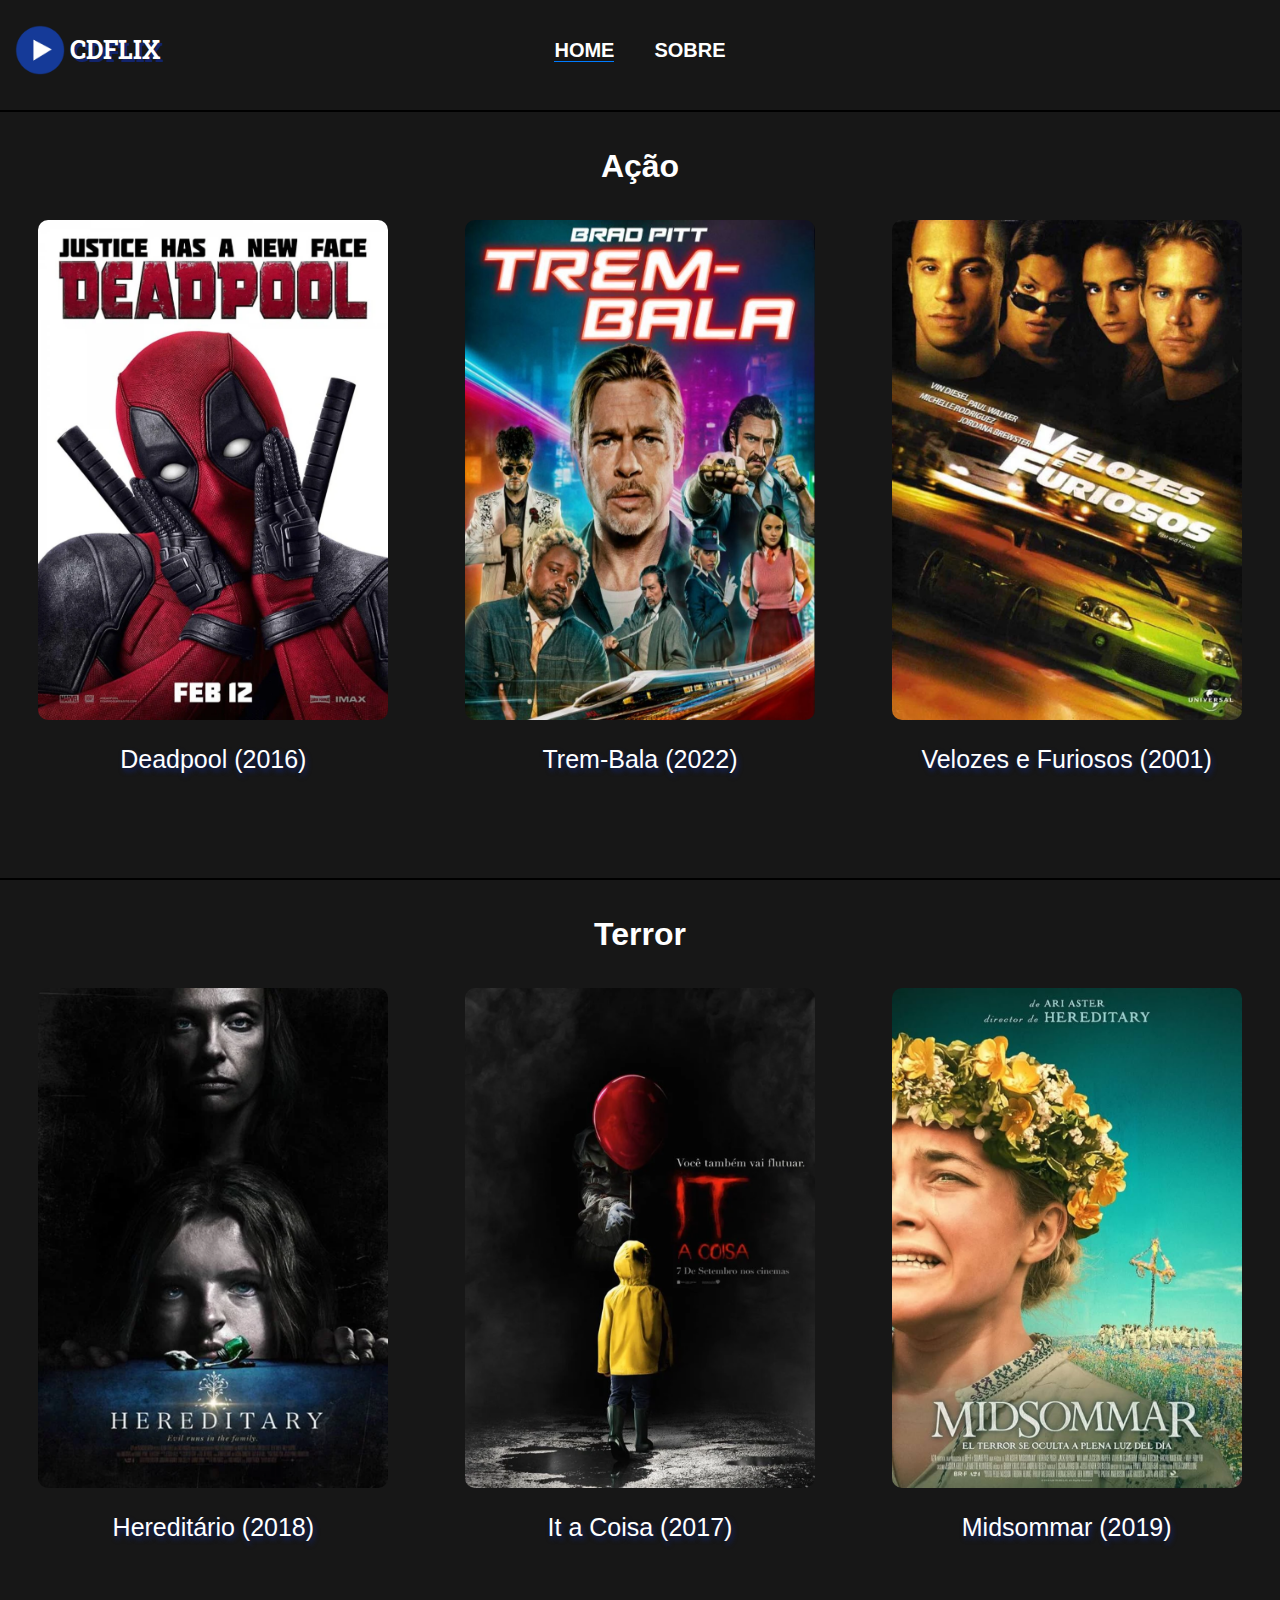
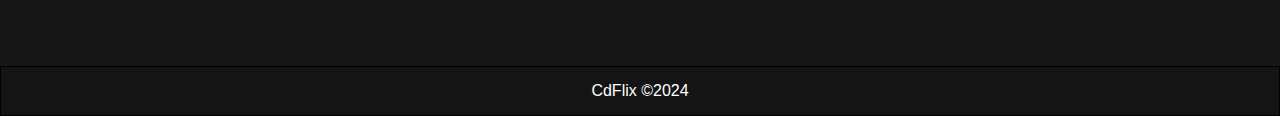
<file: index.html>
<!DOCTYPE html>
<html lang="pt-br">
    <head>
        <meta charset="UTF-8">
        <title>Menu</title>
        <link rel="icon" href="img/logo.png" type="image/x-icon"/>
        <link rel="stylesheet" href="css/style.css">
    </head>

    <body>
        <header>
            <div class="div_logo">
                <img class="logo" src="img/logo.png">
                <h1 class="titulo">CDFLIX</h1>
            </div>
            
            <nav class="menu">
                <ul>
                    <li>
                        <a class="selecionado" href="index.html">HOME</a>
                    </li>

                    <li>
                        <a href="sobre_devs/sobre_devs.html">SOBRE</a>
                    </li>
                </ul>
            </nav>
        </header>

        <hr>

        <h1 class="titulo-categ">Ação</h1>
        <div class="divfilmesacao">
            <div class="filmesdiv">
                <a href="generos/acao/deadpool.html"><img class="filmescover" src="img/big-poster-do-filme-deadpool-tamanho-90x-0-cm-loot-op-011-geek.png"></a>
                <p>Deadpool (2016)</p>
            </div>
            <div class="filmesdiv">
                <a href="generos/acao/trem-bala.html"><img class="filmescover" src="img/TREM_BALA_HE.jpeg"></a>
                <p>Trem-Bala (2022)</p>
            </div>
            <div class="filmesdiv">
                <a href="generos/acao/velozes-furiosos.html"><img class="filmescover" src="img/Velozes_e_Furiosos_-_Capa.png"></a>
                <p>Velozes e Furiosos (2001)</p>
            </div>
        </div>

        <hr>

        <h1 class="titulo-categ">Terror</h1>
        <div class="divfilmesterror">

            <div class="filmesdiv">   
                <a href="generos/terror/hereditario.html"><img class="filmescover" src="img/hereditario.png"></a>
                <p>Hereditário (2018)</p>
            </div>    
            <div class="filmesdiv">
                <a href="generos/terror/it-a-coisa.html"><img class="filmescover" src="img/itacoisa.png"></a>
                <p>It a Coisa (2017)</p>
            </div>    
            <div class="filmesdiv">
                <a href="generos/terror/midsommar.html"><img class="filmescover" src="img/midsommar.png"></a>
                <p>Midsommar (2019)</p>
            </div>
        </div>

        <footer class="rodape">
            <p>CdFlix ©2024</p>
        </footer>
    
    </body>
</html>
</file>
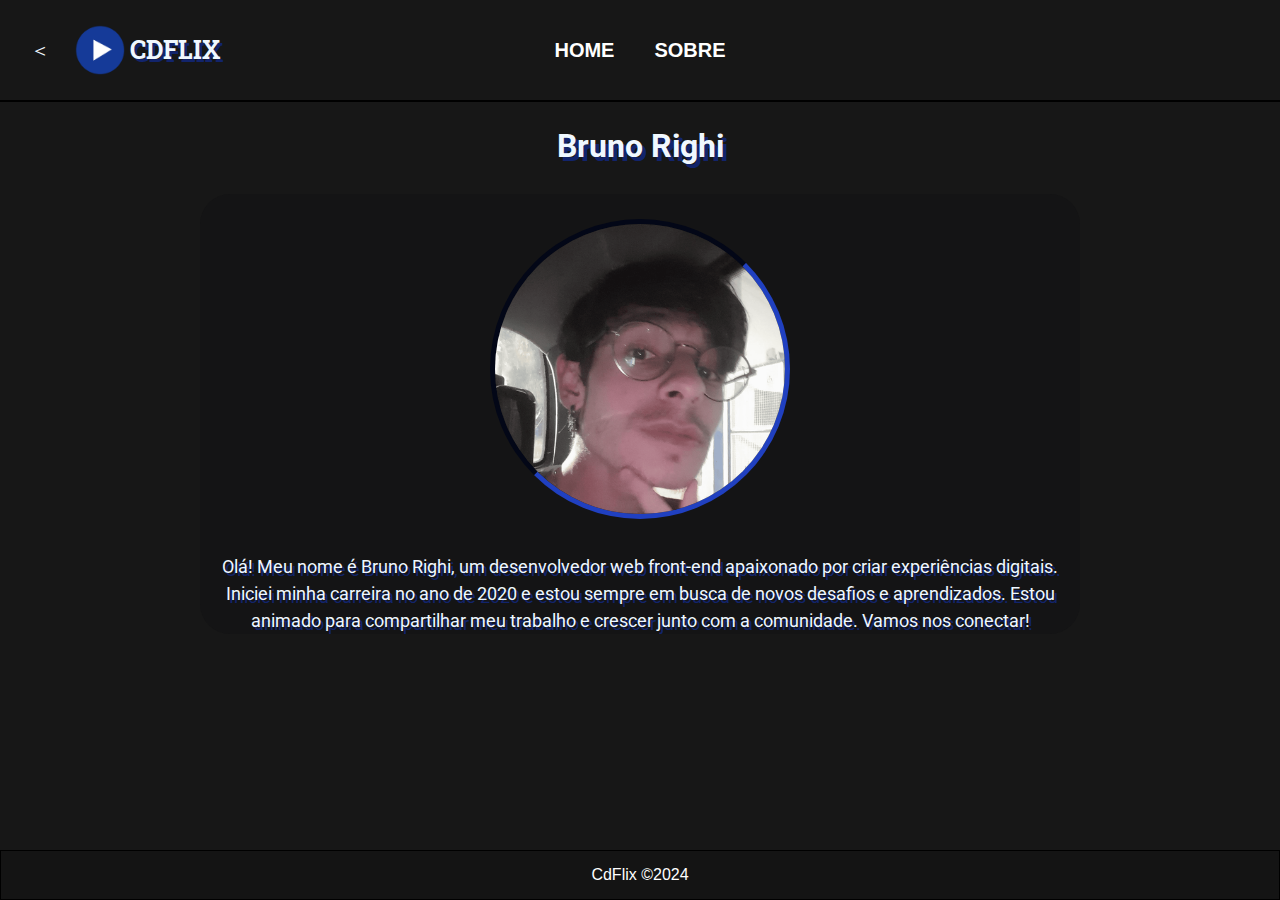
<file: sobre_devs/bruno.html>
<!DOCTYPE html>
<html lang="pt-br">

<head>
    <meta charset="UTF-8">
    <title>Sobre nós | Bruno</title>
    <link rel="icon" href="../img/logo.png" type="image/x-icon"/>
    <link rel="stylesheet" href="../css/sobre_bruno.css">
</head>

<body>
    <header>
        <div class="divbotao">
            <a href="sobre_devs.html"><button class="botao-voltar">＜</button></a>
        </div>
        
        <div class="div_logo">
            <img class="logo" src="../img/logo.png">
            <h1 class="titulo">CDFLIX</h1>
        </div>

        <nav class="menu">
            <ul>
                <li>
                    <a href="../index.html">HOME</a>
                </li>

                <li>
                    <a class="selecionado"  href="sobre_devs.html">SOBRE</a>
                </li>
            </ul>
        </nav>
    </header>

    <hr>
    <h1>Bruno Righi</h1><br>
    <div class="divbruno">
        <img src="../img/bruno.png" class="img-bruno"><br><br>
        Olá! Meu nome é Bruno Righi, um desenvolvedor web front-end apaixonado
        por criar experiências digitais. Iniciei
        minha carreira no ano de 2020 e estou sempre em busca
        de novos desafios e aprendizados. Estou animado para compartilhar
        meu trabalho e crescer junto com a comunidade. Vamos nos conectar!
    </div>

    <footer class="rodape">
        <p>CdFlix ©2024</p>
    </footer>

</body>

</html>
</file>
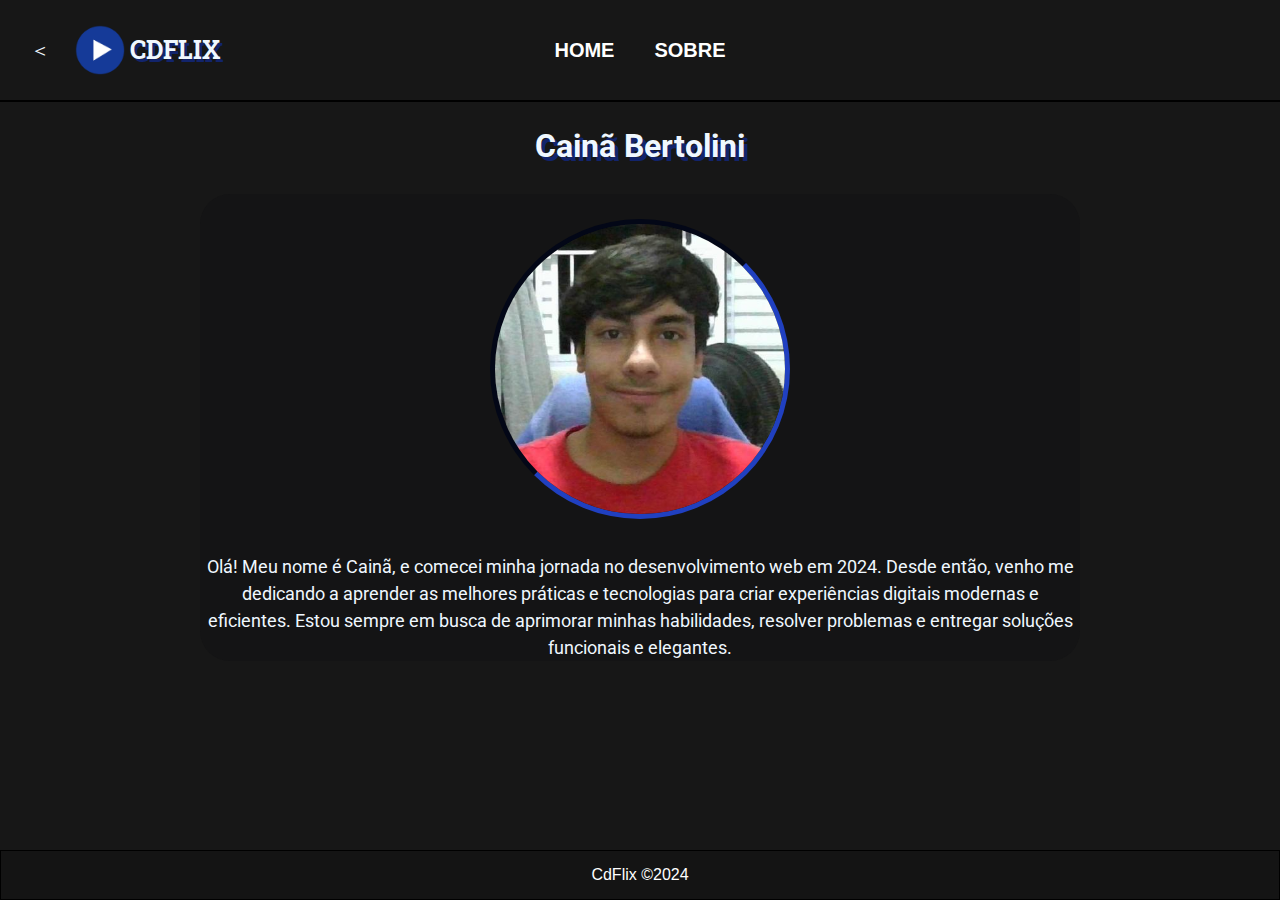
<file: sobre_devs/cainan.html>
<!DOCTYPE html>
<html lang="pt-br">

<head>
    <meta charset="UTF-8">
    <title>Sobre nós | Cainã</title>
    <link rel="icon" href="../img/logo.png" type="image/x-icon" />
    <link rel="stylesheet" href="../css/sobre_cainan.css">
</head>

<body>
    <header>
        <div class="divbotao">
            <a href="sobre_devs.html"><button class="botao-voltar">＜</button></a>
        </div>
        
        <div class="div_logo">
            <img class="logo" src="../img/logo.png">
            <h1 class="titulo">CDFLIX</h1>
        </div>

        <nav class="menu">
            <ul>
                <li>
                    <a href="../index.html">HOME</a>
                </li>

                <li>
                    <a class="selecionado"  href="sobre_devs.html">SOBRE</a>
                </li>
            </ul>
        </nav>
    </header>

    <hr>
    <h1>Cainã Bertolini</h1><br>
    <div class="divcainan">
        <img src="../img/cainan.png" class="img-cainan"><br><br>
        Olá! Meu nome é Cainã, e comecei minha jornada no desenvolvimento web em 2024. Desde então, venho me dedicando a aprender as melhores práticas e tecnologias para criar experiências digitais modernas e eficientes. Estou sempre em busca de aprimorar minhas habilidades, resolver problemas e entregar soluções funcionais e elegantes.
    </div>

    <footer class="rodape">
        <p>CdFlix ©2024</p>
    </footer>

</body>

</html>
</file>
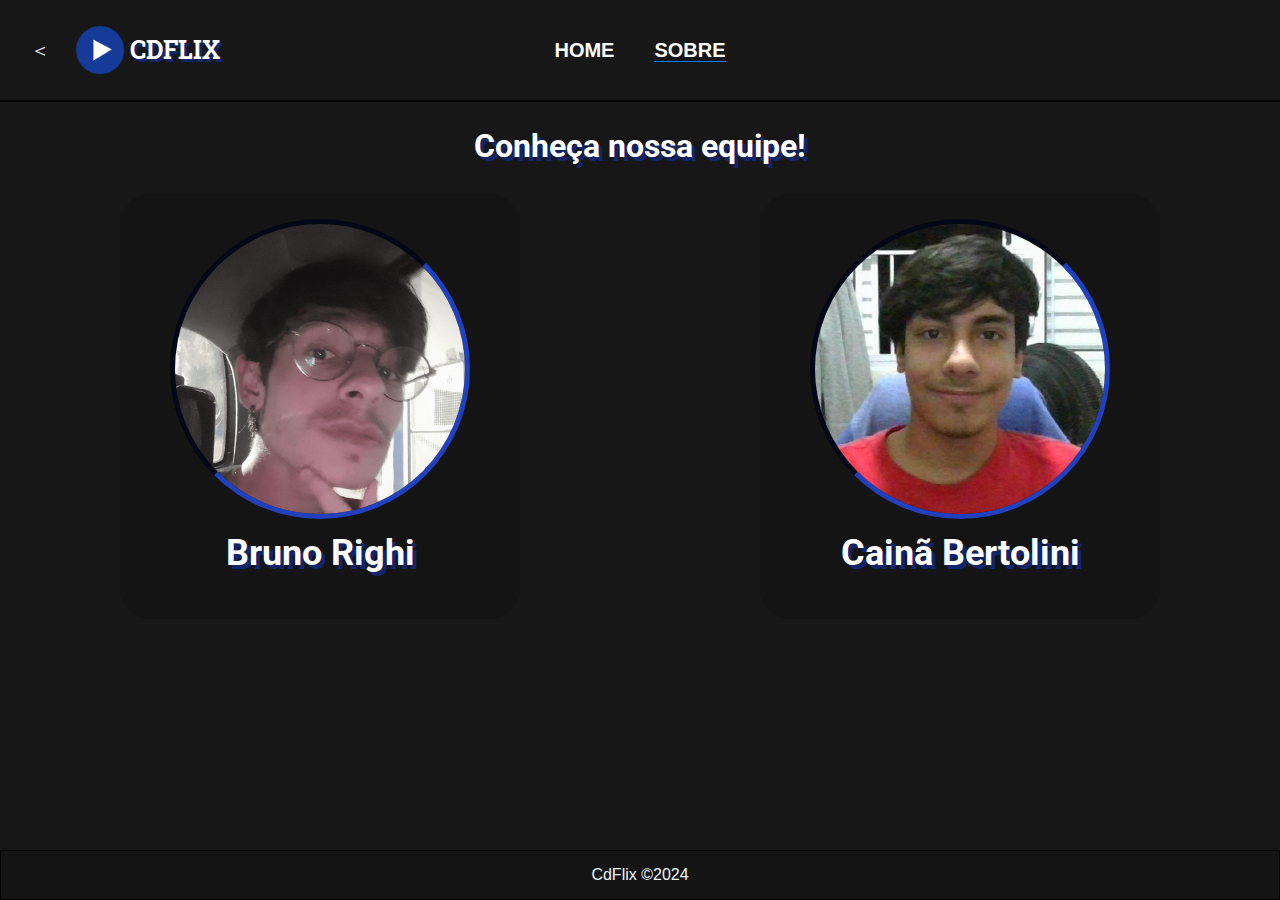
<file: sobre_devs/sobre_devs.html>
<!DOCTYPE html>
<html lang="pt-br">

<head>
    <meta charset="UTF-8">
    <title>Sobre nós</title>
    <link rel="icon" href="../img/logo.png" type="image/x-icon" />
    <link rel="stylesheet" href="../css/pag_sobre_devs.css">
</head>

<body>
    <header>
        <div class="divbotao">
            <a href="../index.html"><button class="botao-voltar">＜</button></a>
        </div>

        <div class="div_logo">
            <img class="logo" src="../img/logo.png">
            <h1 class="titulo">CDFLIX</h1>
        </div>

        <nav class="menu">
            <ul>
                <li>
                    <a href="../index.html">HOME</a>
                </li>

                <li>
                    <a class="selecionado"  href="sobre_devs.html">SOBRE</a>
                </li>
            </ul>
        </nav>
    </header>

    <hr>
    <h1 class="titulo-equipe">Conheça nossa equipe!</h1> <br>
    <div class="divequipe">
        <a href="bruno.html">
            <div class="divbruno">
                <img src="../img/bruno.png" class="img">
                <h1>Bruno Righi</h1>
            </div>
        </a>
        <a href="cainan.html">
            <div class="divcainan">
                <img src="../img/cainan.png" class="img">
                <h1>Cainã Bertolini</h1>
            </div>
        </a>
    </div>

    <footer class="rodape">
        <p>CdFlix ©2024</p>
    </footer>

</body>

</html>
</file>
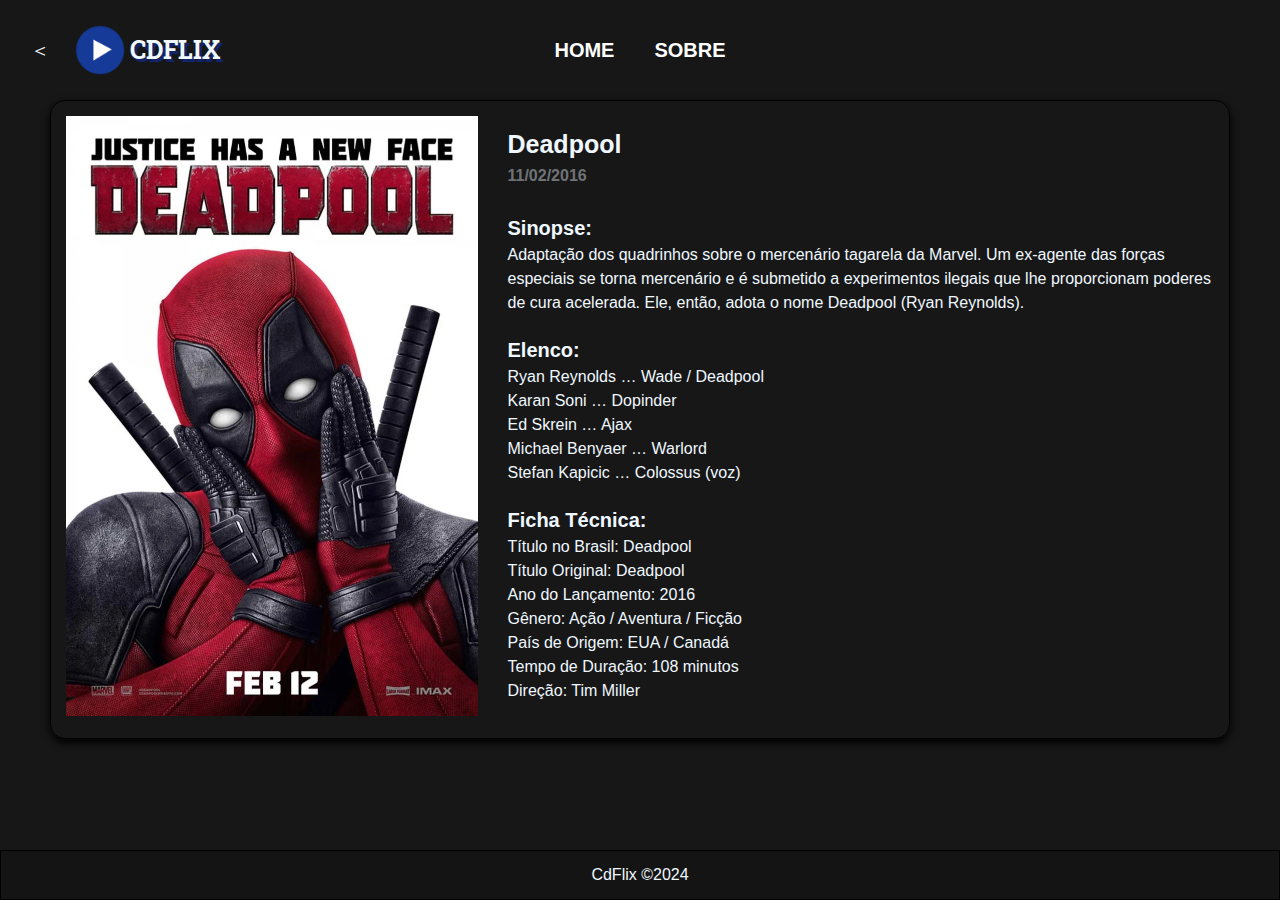
<file: generos/acao/deadpool.html>
<!DOCTYPE html>
<html lang="pt-br">

<head>
    <meta charset="UTF-8">
    <title>Deadpool</title>
    <link rel="icon" href="../../img/logo.png" type="image/x-icon" />
    <link rel="stylesheet" href="../../css/pags_filmes.css">
</head>

<body>
    <header>
        <div class="divbotao">
            <a href="../../index.html"><button class="botao-voltar">＜</button></a>
        </div>

        <div class="div_logo">
            <img class="logo" src="../../img/logo.png">
            <h1 class="titulo">CDFLIX</h1>
        </div>

        <nav class="menu">
            <ul>
                <li>
                    <a href="../../index.html">HOME</a>
                </li>

                <li>
                    <a href="../../sobre_devs/sobre_devs.html">SOBRE</a>
                </li>
            </ul>
        </nav>
    </header>

    <div class="div-conteudo">
        <div class="div-imagem">
            <img class="imagem" src="../../img/big-poster-do-filme-deadpool-tamanho-90x-0-cm-loot-op-011-geek.png">
        </div>

        <div class="div-texto">
            <h1 class="titulo-filme">Deadpool</h1>
            <h3 class="data-lancado">11/02/2016</h3>
            <h2>Sinopse: </h2>
            <p>Adaptação dos quadrinhos sobre o mercenário tagarela da Marvel. Um ex-agente das forças especiais se torna mercenário e é submetido a experimentos ilegais que lhe proporcionam poderes de cura acelerada. Ele, então, adota o nome Deadpool (Ryan Reynolds).</p>
            <h2>Elenco: </h2>
            <p> Ryan Reynolds … Wade / Deadpool <br>
                Karan Soni … Dopinder <br>
                Ed Skrein … Ajax <br>
                Michael Benyaer … Warlord <br>
                Stefan Kapicic … Colossus (voz) </p>
            <h2>Ficha Técnica: </h2>
            <p>
                Título no Brasil: Deadpool <br>
                Título Original: Deadpool <br>
                Ano do Lançamento: 2016 <br>
                Gênero: Ação / Aventura / Ficção <br>
                País de Origem: EUA / Canadá <br>
                Tempo de Duração: 108 minutos <br>
                Direção: Tim Miller</p>
        </div>
    </div>

    <footer class="rodape">
        <p>CdFlix ©2024</p>
    </footer>

</body>
</html>
</file>
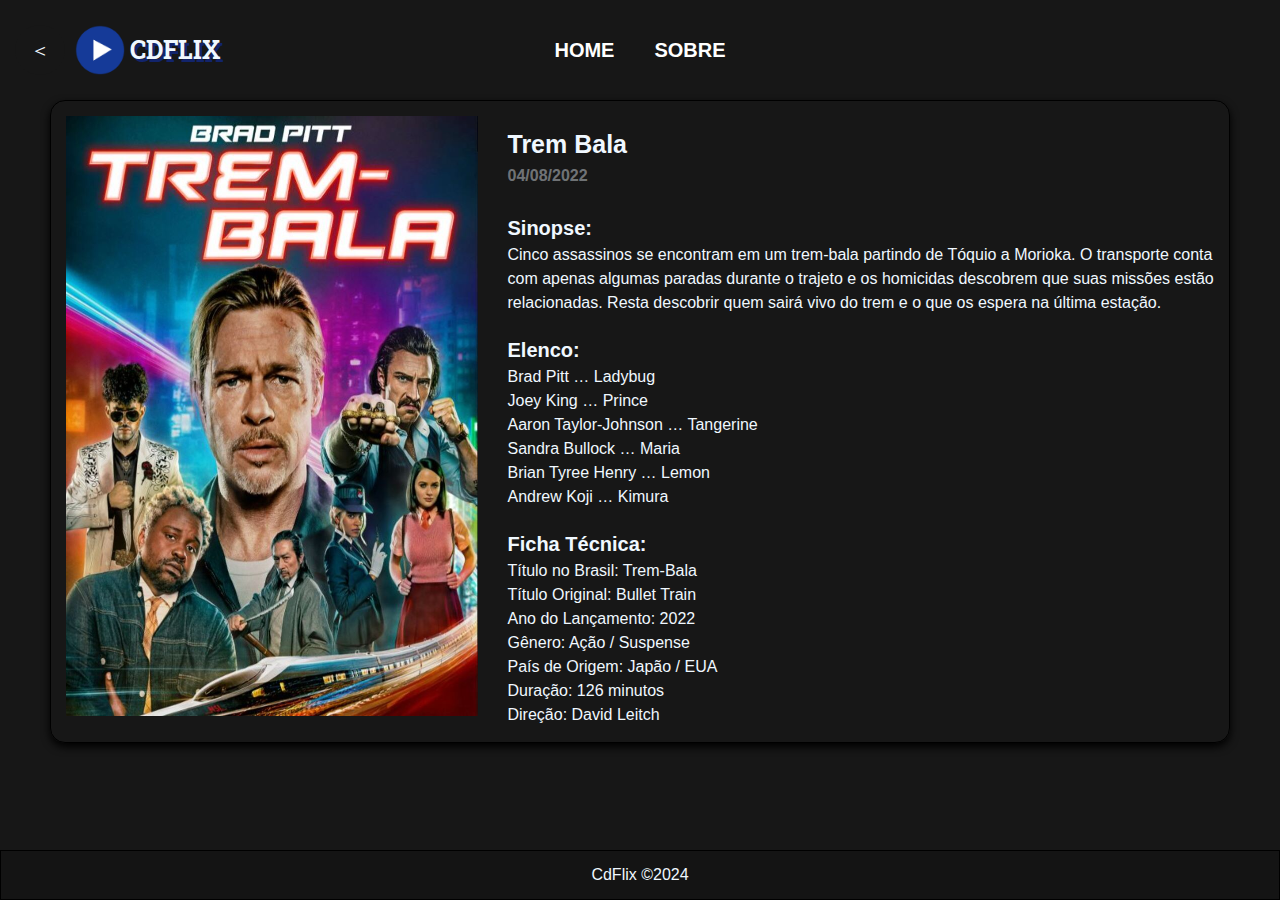
<file: generos/acao/trem-bala.html>
<!DOCTYPE html>
<html lang="pt-br">

<head>
    <meta charset="UTF-8">
    <title>Trem Bala</title>
    <link rel="icon" href="../../img/logo.png" type="image/x-icon" />
    <link rel="stylesheet" href="../../css/pags_filmes.css">
</head>

<body>
    <header>
        <div class="divbotao">
            <a href="../../index.html"><button class="botao-voltar">＜</button></a>
        </div>

        <div class="div_logo">
            <img class="logo" src="../../img/logo.png">
            <h1 class="titulo">CDFLIX</h1>
        </div>

        <nav class="menu">
            <ul>
                <li>
                    <a href="../../index.html">HOME</a>
                </li>

                <li>
                    <a href="../../sobre_devs/sobre_devs.html">SOBRE</a>
                </li>
            </ul>
        </nav>
    </header>

    <div class="div-conteudo">
        <div class="div-imagem">
            <img class="imagem" src="../../img/TREM_BALA_HE.jpeg">
        </div>

        <div class="div-texto">
            <h1 class="titulo-filme">Trem Bala</h1>
            <h3 class="data-lancado">04/08/2022</h3>
            <h2>Sinopse: </h2>
            <p>Cinco assassinos se encontram em um trem-bala partindo de Tóquio a Morioka. O transporte conta com apenas
                algumas paradas durante o trajeto e os homicidas descobrem que suas missões estão relacionadas. Resta
                descobrir quem sairá vivo do trem e o que os espera na última estação.</p>
            <h2>Elenco: </h2>
            <p> Brad Pitt … Ladybug <br>
                Joey King … Prince <br>
                Aaron Taylor-Johnson … Tangerine <br>
                Sandra Bullock … Maria <br>
                Brian Tyree Henry … Lemon <br>
                Andrew Koji … Kimura</p>
            <h2>Ficha Técnica: </h2>
            <p>
                Título no Brasil: Trem-Bala <br>
                Título Original: Bullet Train <br>
                Ano do Lançamento: 2022 <br>
                Gênero: Ação / Suspense <br>
                País de Origem: Japão / EUA <br>
                Duração: 126 minutos <br>
                Direção: David Leitch</p>
        </div>
    </div>

    <footer class="rodape">
        <p>CdFlix ©2024</p>
    </footer>

</body>

</html>
</file>
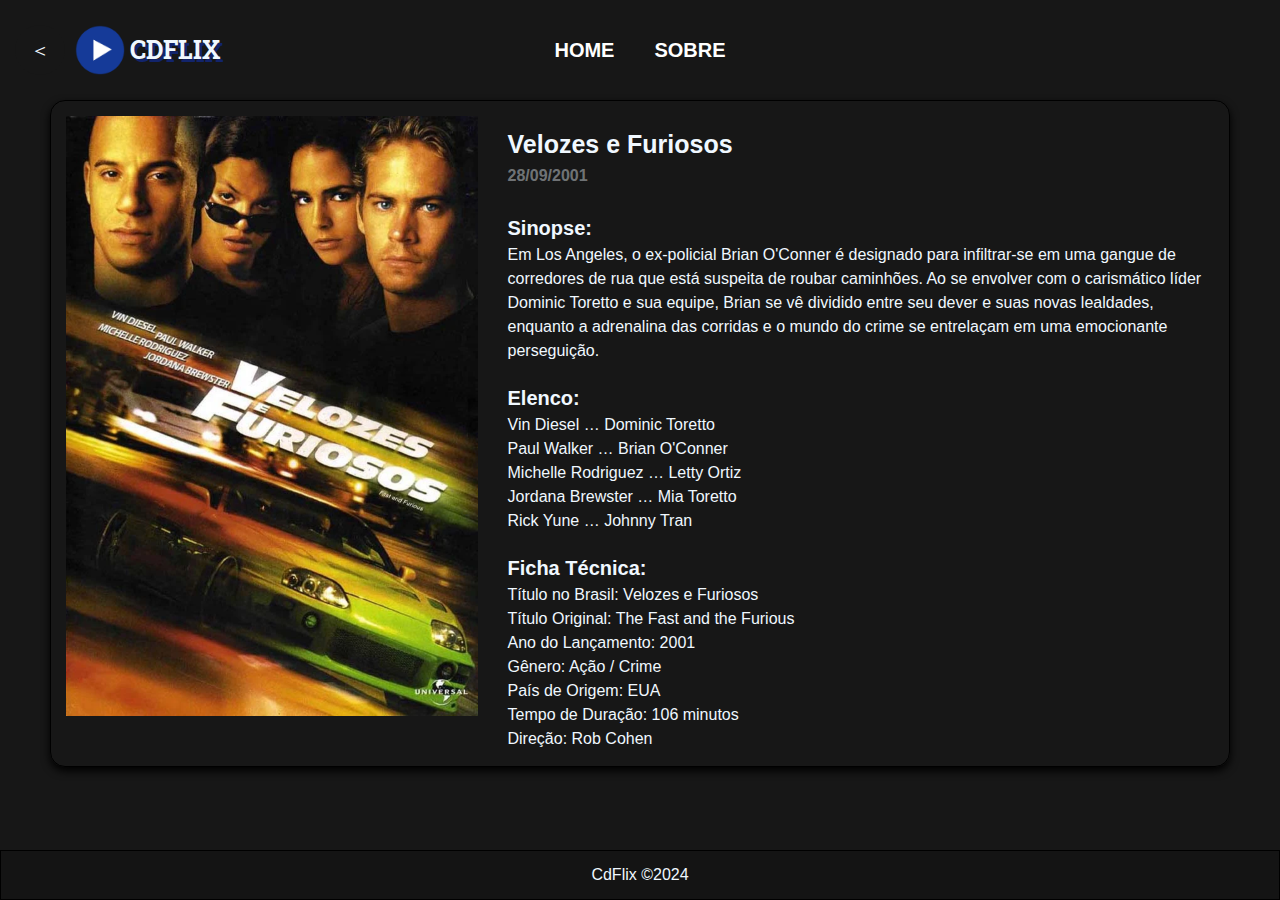
<file: generos/acao/velozes-furiosos.html>
<!DOCTYPE html>
<html lang="pt-br">

<head>
    <meta charset="UTF-8">
    <title>Velozes e Furiosos</title>
    <link rel="icon" href="../../img/logo.png" type="image/x-icon" />
    <link rel="stylesheet" href="../../css/pags_filmes.css">
</head>

<body>
    <header>
        <div class="divbotao">
            <a href="../../index.html"><button class="botao-voltar">＜</button></a>
        </div>

        <div class="div_logo">
            <img class="logo" src="../../img/logo.png">
            <h1 class="titulo">CDFLIX</h1>
        </div>

        <nav class="menu">
            <ul>
                <li>
                    <a href="../../index.html">HOME</a>
                </li>

                <li>
                    <a href="../../sobre_devs/sobre_devs.html">SOBRE</a>
                </li>
            </ul>
        </nav>
    </header>

    <div class="div-conteudo">
        <div class="div-imagem">
            <img class="imagem" src="../../img/Velozes_e_Furiosos_-_Capa.png">
        </div>

        <div class="div-texto">
            <h1 class="titulo-filme">Velozes e Furiosos</h1>
            <h3 class="data-lancado">28/09/2001</h3>
            <h2>Sinopse: </h2>
            <p>Em Los Angeles, o ex-policial Brian O'Conner é designado para infiltrar-se em uma gangue de corredores de rua que está suspeita de roubar caminhões. Ao se envolver com o carismático líder Dominic Toretto e sua equipe, Brian se vê dividido entre seu dever e suas novas lealdades, enquanto a adrenalina das corridas e o mundo do crime se entrelaçam em uma emocionante perseguição.</p>
            <h2>Elenco: </h2>
            <p> Vin Diesel … Dominic Toretto <br>
                Paul Walker … Brian O'Conner <br>
                Michelle Rodriguez … Letty Ortiz <br>
                Jordana Brewster … Mia Toretto <br>
                Rick Yune … Johnny Tran </p>
            <h2>Ficha Técnica: </h2>
            <p>
                Título no Brasil: Velozes e Furiosos <br>
                Título Original: The Fast and the Furious <br>
                Ano do Lançamento: 2001 <br>
                Gênero: Ação / Crime <br>
                País de Origem: EUA <br>
                Tempo de Duração: 106 minutos <br>
                Direção: Rob Cohen</p>                       
        </div>
    </div>

    <footer class="rodape">
        <p>CdFlix ©2024</p>
    </footer>

</body>

</html>
</file>
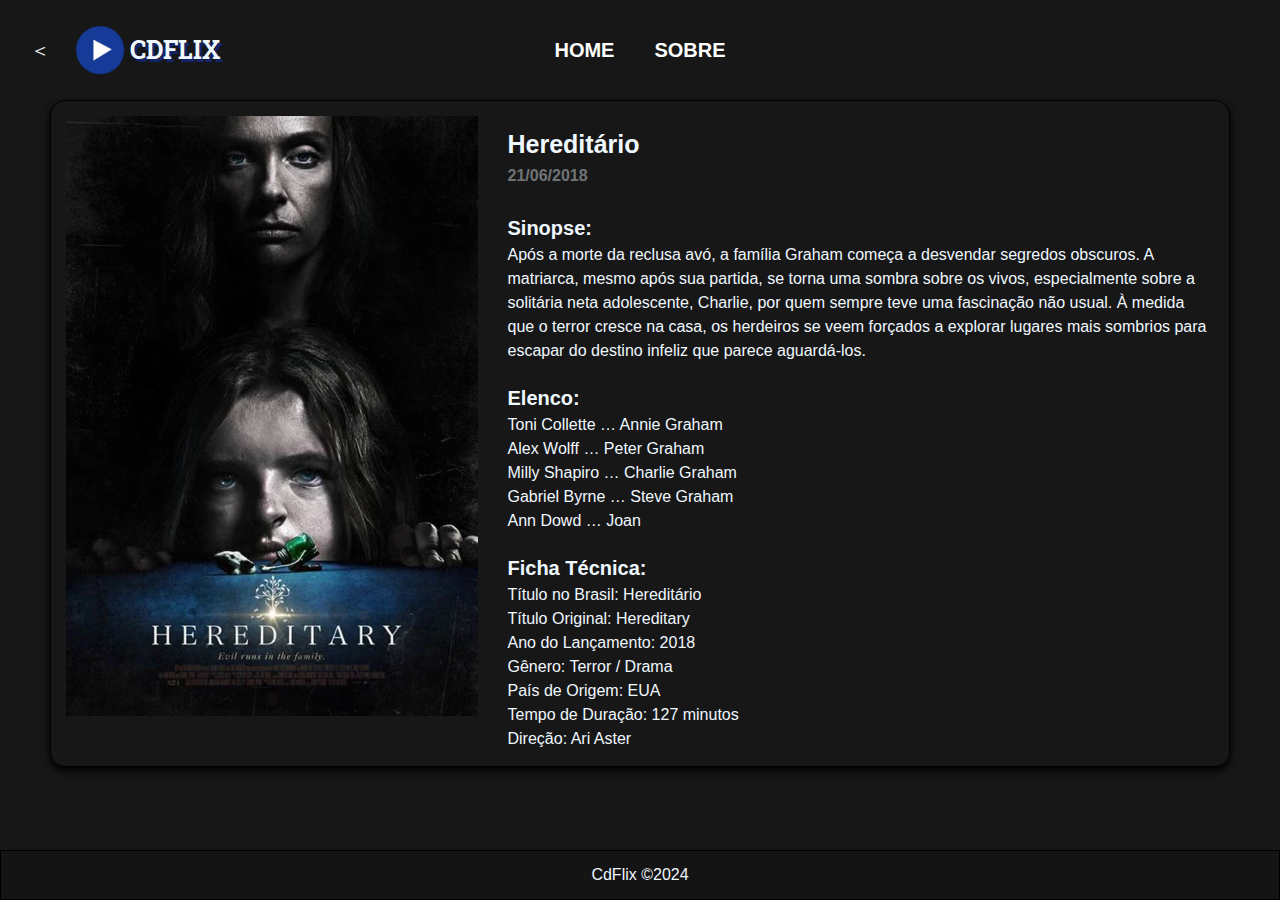
<file: generos/terror/hereditario.html>
<!DOCTYPE html>
<html lang="pt-br">

<head>
    <meta charset="UTF-8">
    <title>Hereditário</title>
    <link rel="icon" href="../../img/logo.png" type="image/x-icon" />
    <link rel="stylesheet" href="../../css/pags_filmes.css">
</head>

<body>
    <header>
        <div class="divbotao">
            <a href="../../index.html"><button class="botao-voltar">＜</button></a>
        </div>

        <div class="div_logo">
            <img class="logo" src="../../img/logo.png">
            <h1 class="titulo">CDFLIX</h1>
        </div>

        <nav class="menu">
            <ul>
                <li>
                    <a href="../../index.html">HOME</a>
                </li>

                <li>
                    <a href="../../sobre_devs/sobre_devs.html">SOBRE</a>
                </li>
            </ul>
        </nav>
    </header>

    <div class="div-conteudo">
        <div class="div-imagem">
            <img class="imagem" src="../../img/hereditario.png">
        </div>

        <div class="div-texto">
            <h1 class="titulo-filme">Hereditário</h1>
            <h3 class="data-lancado">21/06/2018</h3>
            <h2>Sinopse: </h2>
            <p>Após a morte da reclusa avó, a família Graham começa a desvendar segredos obscuros. A matriarca, mesmo após sua partida, se torna uma sombra sobre os vivos, especialmente sobre a solitária neta adolescente, Charlie, por quem sempre teve uma fascinação não usual. À medida que o terror cresce na casa, os herdeiros se veem forçados a explorar lugares mais sombrios para escapar do destino infeliz que parece aguardá-los.</p>
            <h2>Elenco: </h2>
            <p> Toni Collette … Annie Graham <br>
                Alex Wolff … Peter Graham <br>
                Milly Shapiro … Charlie Graham <br>
                Gabriel Byrne … Steve Graham <br>
                Ann Dowd … Joan </p>
            <h2>Ficha Técnica: </h2>
            <p>
                Título no Brasil: Hereditário <br>
                Título Original: Hereditary <br>
                Ano do Lançamento: 2018 <br>
                Gênero: Terror / Drama <br>
                País de Origem: EUA <br>
                Tempo de Duração: 127 minutos <br>
                Direção: Ari Aster</p>            
        </div>
    </div>

    <footer class="rodape">
        <p>CdFlix ©2024</p>
    </footer>

</body>

</html>
</file>
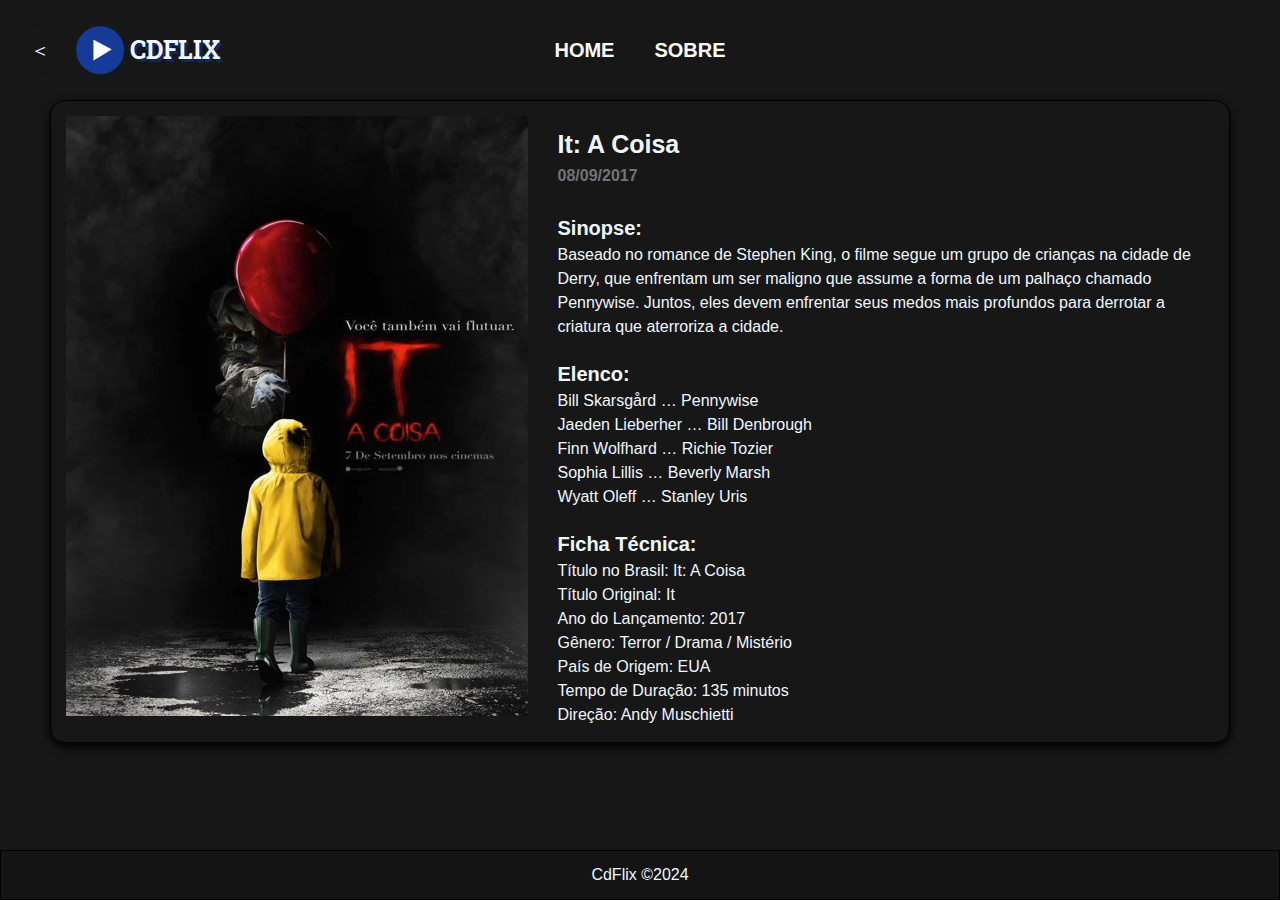
<file: generos/terror/it-a-coisa.html>
<!DOCTYPE html>
<html lang="pt-br">
    <head>
        <meta charset="UTF-8">
        <title>It a coisa</title>
        <link rel="icon" href="../../img/logo.png" type="image/x-icon"/>
        <link rel="stylesheet" href="../../css/pags_filmes.css">
    </head>

    <body>
        <header>
            <div class="divbotao">
                <a href="../../index.html"><button class="botao-voltar">＜</button></a>
            </div>
    
            <div class="div_logo">
                <img class="logo" src="../../img/logo.png">
                <h1 class="titulo">CDFLIX</h1>
            </div>
    
            <nav class="menu">
                <ul>
                    <li>
                        <a href="../../index.html">HOME</a>
                    </li>
    
                    <li>
                        <a href="../../sobre_devs/sobre_devs.html">SOBRE</a>
                    </li>
                </ul>
            </nav>
        </header>

        <div class="div-conteudo">
            <div class="div-imagem">
                <img class="imagem" src="../../img/itacoisa.png">
            </div>
    
            <div class="div-texto">
                <h1 class="titulo-filme">It: A Coisa</h1>
                <h3 class="data-lancado">08/09/2017</h3>
                <h2>Sinopse: </h2>
                <p>Baseado no romance de Stephen King, o filme segue um grupo de crianças na cidade de Derry, que enfrentam um ser maligno que assume a forma de um palhaço chamado Pennywise. Juntos, eles devem enfrentar seus medos mais profundos para derrotar a criatura que aterroriza a cidade.</p>
                <h2>Elenco: </h2>
                <p> Bill Skarsgård … Pennywise <br>
                    Jaeden Lieberher … Bill Denbrough <br>
                    Finn Wolfhard … Richie Tozier <br>
                    Sophia Lillis … Beverly Marsh <br>
                    Wyatt Oleff … Stanley Uris </p>
                <h2>Ficha Técnica: </h2>
                <p>
                    Título no Brasil: It: A Coisa <br>
                    Título Original: It <br>
                    Ano do Lançamento: 2017 <br>
                    Gênero: Terror / Drama / Mistério <br>
                    País de Origem: EUA <br>
                    Tempo de Duração: 135 minutos <br>
                    Direção: Andy Muschietti</p>
            </div>
        </div> 
            
        <footer class="rodape">
            <p>CdFlix ©2024</p>
        </footer>

    </body>
</html>
</file>
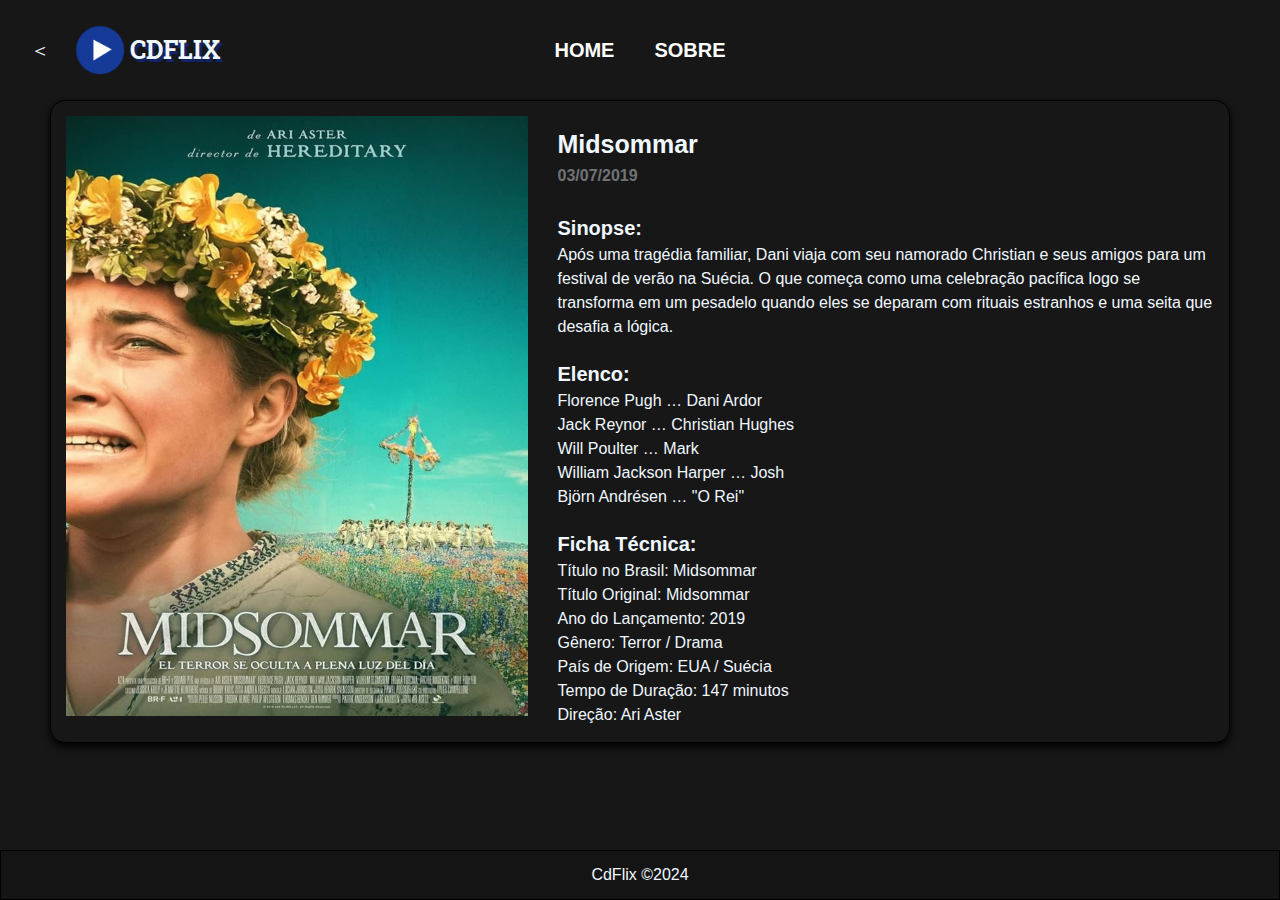
<file: generos/terror/midsommar.html>
<!DOCTYPE html>
<html lang="pt-br">
    <head>
        <meta charset="UTF-8">
        <title>Midsommar</title>
        <link rel="icon" href="../../img/logo.png" type="image/x-icon"/>
        <link rel="stylesheet" href="../../css/pags_filmes.css">
    </head>

    <body>
        <header>
            <div class="divbotao">
                <a href="../../index.html"><button class="botao-voltar">＜</button></a>
            </div>
    
            <div class="div_logo">
                <img class="logo" src="../../img/logo.png">
                <h1 class="titulo">CDFLIX</h1>
            </div>
    
            <nav class="menu">
                <ul>
                    <li>
                        <a href="../../index.html">HOME</a>
                    </li>
    
                    <li>
                        <a href="../../sobre_devs/sobre_devs.html">SOBRE</a>
                    </li>
                </ul>
            </nav>
        </header>

        <div class="div-conteudo">
            <div class="div-imagem">
                <img class="imagem" src="../../img/midsommar.png">
            </div>
    
            <div class="div-texto">
                <h1 class="titulo-filme">Midsommar</h1>
                <h3 class="data-lancado">03/07/2019</h3>
                <h2>Sinopse: </h2>
                <p>Após uma tragédia familiar, Dani viaja com seu namorado Christian e seus amigos para um festival de verão na Suécia. O que começa como uma celebração pacífica logo se transforma em um pesadelo quando eles se deparam com rituais estranhos e uma seita que desafia a lógica.</p>
                <h2>Elenco: </h2>
                <p> Florence Pugh … Dani Ardor <br>
                    Jack Reynor … Christian Hughes <br>
                    Will Poulter … Mark <br>
                    William Jackson Harper … Josh <br>
                    Björn Andrésen … "O Rei" </p>
                <h2>Ficha Técnica: </h2>
                <p>
                    Título no Brasil: Midsommar <br>
                    Título Original: Midsommar <br>
                    Ano do Lançamento: 2019 <br>
                    Gênero: Terror / Drama <br>
                    País de Origem: EUA / Suécia <br>
                    Tempo de Duração: 147 minutos <br>
                    Direção: Ari Aster</p>
            </div>            
        </div> 
            
    

        <footer class="rodape">
            <p>CdFlix ©2024</p>
        </footer>
    
    </body>
</html>
</file>
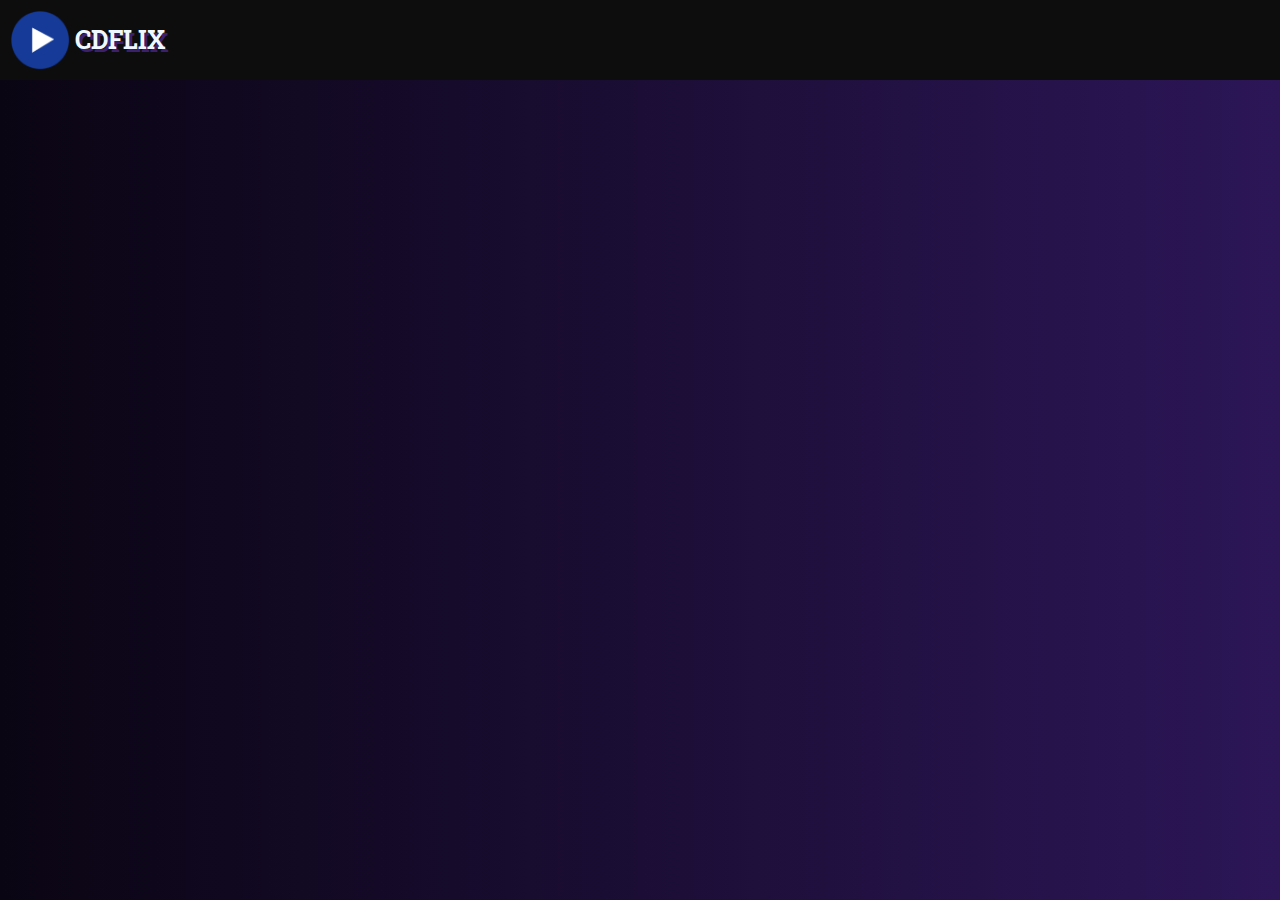
<file: subcategorias/acao/deadpool.html>
<!DOCTYPE html>
<html lang="pt-br">
    <head>
        <meta charset="UTF-8">
        <title>Menu</title>
        <style>
            @import url('https://fonts.googleapis.com/css2?family=Roboto+Slab:wght@100..900&display=swap');
            @import url('https://fonts.googleapis.com/css2?family=Roboto:ital,wght@0,100;0,300;0,400;0,500;0,700;0,900;1,100;1,300;1,400;1,500;1,700;1,900&display=swap');

            * {
                margin: 0;
                padding: 0;
                box-sizing: border-box;
                line-height: 1.5;
            }

            body {
                height: 100%;
                background: linear-gradient(to right, #0a0513, #2c1657);
            }

            header {
                width: 100%;
                height: 80px;
                background-color: #0d0d0e;
                display: flex;
                color: aliceblue;
                justify-content: space-between;
            }

            .div_logo {
                display: flex;
                align-items: center;
                margin-left: 10px;
            }

            .logo {
                height: 60px;
                width: 60px;
            }

            .titulo {
                font-family: "Roboto Slab", serif;
                font-size: 25px;
                margin-left: 5px;
                text-shadow: 3px 3px #3c2070;
            }

        </style>
    </head>

    <body>
        <header>
            <div class="div_logo">
                <img class="logo" src="../../img/logo.png">
                <h1 class="titulo">CDFLIX</h1>
            </div>
        </header>
    
    </body>
</html>
</file>
<file: css/style.css>
@import url('https://fonts.googleapis.com/css2?family=Roboto+Slab:wght@100..900&display=swap');
            @import url('https://fonts.googleapis.com/css2?family=Roboto:ital,wght@0,100;0,300;0,400;0,500;0,700;0,900;1,100;1,300;1,400;1,500;1,700;1,900&display=swap');

            * {
                margin: 0;
                padding: 0;
                box-sizing: border-box;
                line-height: 1.5;
                font-family: Arial, Helvetica, sans-serif;
                color: #fff;
            }

            body {
                height: 100%;
                background-color: #171717;
            }

            header {
                width: 100%;
                height: 80px;
                display: flex;
                color: #fff;
                justify-content: space-between;
                margin-bottom: 30px;
            }

            .div_logo {
                display: flex;
                align-items: center;
                margin-left: 15px;
                margin-top: 25px;
                position: absolute;
            }

            .logo {
                height: 50px;
                width: 50px;
            }

            .titulo {
                font-family: "Roboto Slab", serif;
                font-size: 25px;
                margin-left: 5px;
                text-shadow: 3px 3px #12246c;
            }

            .rodape {
                position: relative;
                bottom: 0;
                left: 0;
                width: 100%;
                background-color: #141414;
                border: 1px #000000 solid;
                justify-content: end;
                display: flex;
                margin-top: 20px;
                height: 50px;
                border: 1;
                align-items: center;
                justify-content: center;
            }

            .divfilmesacao {
                display: flex;
                justify-content: space-around;
                flex-wrap: wrap;
            }

            .filmescover {
                height: 500px;
                width: 350px;
                border-radius: 10px;
                margin-bottom: 10px;
                transition: 0.5s;
            }

            .deadpool {
                box-shadow: none;
            }

            .trembala {
                box-shadow: none;
            }

            .divfilmesterror {
                display: flex;
                justify-content: space-around;
                flex-wrap: wrap;
            }

            .hereditario {
                box-shadow: none;
            }

            .itacoisa {
                box-shadow: none;
            }

            .filmesdiv {
                text-align: center;
                margin-bottom: 100px;
                font-family: "Roboto", sans-serif, cursive;
                text-shadow: 2px 3px 5px #12246c;
                color: #fff;
                flex-wrap: wrap;
                font-size: 25px;
            }

            @keyframes pulseShadow {
            0% {
                box-shadow: 2px 2px 5px 2px #12246c;
            }
            50% {
                box-shadow: 4px 4px 15px 4px #12246c;
            }
            100% {
                box-shadow: 2px 2px 5px 2px #12246c;
            }
            }

            .filmescover:hover {
            transform: scale(1.02);
            transition: 0.5s;
            animation: pulseShadow 1s infinite;
            }


            hr  
            {
                border: none;
                height: 2px;
                background-color: #000000;
                margin-bottom: 30px;
            }

            .titulo-categ
            {
                color: #fff;
                text-align: center;
                font-family: Arial, Helvetica, sans-serif;
                margin-bottom: 30px;
            }

            .menu {
                flex-grow: 1;
                text-align: center;
                align-items: center;
            }

            .menu ul {
                margin-top: 35px;
                list-style: none;
                display: flex;
                justify-content: center;
                font-size: 20px;
            }

            li + li {
                margin-left: 40px;
            }

            .menu a {
                text-decoration: none;
                color: #fff;
                font-weight: bold;
            }

            .menu a:hover {
                color: #007BFF;
            }

            .selecionado {
                box-shadow: #007BFF 0px 1px;
            }
</file>
<file: css/sobre_bruno.css>
@import url('https://fonts.googleapis.com/css2?family=Roboto+Slab:wght@100..900&display=swap');
    @import url('https://fonts.googleapis.com/css2?family=Roboto:ital,wght@0,100;0,300;0,400;0,500;0,700;0,900;1,100;1,300;1,400;1,500;1,700;1,900&display=swap');

* {
    margin: 0;
    padding: 0;
    box-sizing: border-box;
    line-height: 1.5;
    font-family: Arial, Helvetica, sans-serif;
    color: #fff;
}

body {
    height: 100%;
    background-color: #171717;
}

header {
    width: 100%;
    height: 80px;
    display: flex;
    color: #f0f8ff;
}

.div_logo {
    display: flex;
    align-items: center;
    margin-left: 75px;
    margin-top: 25px;
    position: absolute;
}

.logo {
    height: 50px;
    width: 50px;
}

.titulo {
    font-family: "Roboto Slab", serif;
    font-size: 25px;
    margin-left: 5px;
    text-shadow: 3px 3px #12246c;
}

.rodape {
    position: fixed;
    bottom: 0;
    left: 0;
    width: 100%;
    background-color: #141414;
    border: 1px #000000 solid;
    justify-content: end;
    display: flex;
    margin-top: 20px;
    height: 50px;
    border: 1;
    align-items: center;
    justify-content: center;
}

.divbotao {
    align-content: center;
    margin-left: 15px;
    margin-top: 25px;
    position: absolute;
    font-family: "Roboto", sans-serif, cursive;
}

.botao-voltar {
    border: none;
    background-color: transparent;
    color: #f0f8ff;
    border-radius: 100%;
    height: 50px;
    width: 50px;
    font-family: "Roboto", sans-serif, cursive;
    font-size: 20px;
    cursor: pointer;
    transition: 0.5s;
}

.botao-voltar:hover {
    background-color: #12246c;
}

.botao-voltar:active {
    transform: scale(0.9);
}


.img-bruno {
    border: 5px inset #12246c;
    border-radius: 50%;
    margin-top: 25px;
    height: 300px;
    width: 300px;
}

.divbruno {
    margin-right: 200px;
    margin-left: 200px;
    background-color: #0d0d0e42;
    font-family: "Roboto", sans-serif, cursive;
    font-size: 18px;
    color: #f0f8ff;
    border-radius: 30px;
    text-shadow: 3px 3px #12246c;
    text-align: center;
    justify-content: center;
}


h1 {
    color: #f0f8ff;
    font-family: "Roboto", sans-serif, cursive;
    text-shadow: 4px 4px #12246c;
    text-align: center;
}

.menu {
    flex-grow: 1;
    text-align: center;
    align-items: center;
}

.menu ul {
    margin-top: 35px;
    list-style: none;
    display: flex;
    justify-content: center;
    font-size: 20px;
}

li + li {
    margin-left: 40px;
}

.menu a {
    text-decoration: none;
    color: #fff;
    font-weight: bold;
}

.menu a:hover {
    color: #007BFF;
}

hr  {
    border: none;
    height: 2px;
    background-color: #000000;
    margin-top: 20px;
    margin-bottom: 20px;
}
</file>
<file: css/sobre_cainan.css>
@import url('https://fonts.googleapis.com/css2?family=Roboto+Slab:wght@100..900&display=swap');
        @import url('https://fonts.googleapis.com/css2?family=Roboto:ital,wght@0,100;0,300;0,400;0,500;0,700;0,900;1,100;1,300;1,400;1,500;1,700;1,900&display=swap');

        * {
            margin: 0;
            padding: 0;
            box-sizing: border-box;
            line-height: 1.5;
            font-family: Arial, Helvetica, sans-serif;
            color: #fff;
        }

        body {
            height: 100%;
            background-color: #171717;
        }

        header {
            width: 100%;
            height: 80px;
            display: flex;
            color: #f0f8ff;
        }

        .div_logo {
            display: flex;
            align-items: center;
            margin-left: 75px;
            margin-top: 25px;
            position: absolute;
        }


        .logo {
            height: 50px;
            width: 50px;
        }

        .titulo {
            font-family: "Roboto Slab", serif;
            font-size: 25px;
            margin-left: 5px;
            text-shadow: 3px 3px #12246c;
        }

        .rodape {
            position: fixed;
            bottom: 0;
            left: 0;
            width: 100%;
            background-color: #141414;
            border: 1px #000000 solid;
            justify-content: end;
            display: flex;
            margin-top: 20px;
            height: 50px;
            border: 1;
            align-items: center;
            justify-content: center;
        }

        .divbotao {
            align-content: center;
            margin-left: 15px;
            margin-top: 25px;
            position: absolute;
            font-family: "Roboto", sans-serif, cursive;
        }

        .botao-voltar {
            border: none;
            background-color: transparent;
            color: #f0f8ff;
            border-radius: 100%;
            height: 50px;
            width: 50px;
            font-family: "Roboto", sans-serif, cursive;
            font-size: 20px;
            cursor: pointer;
            transition: 0.5s;
        }

        .botao-voltar:hover {
            background-color: #12246c;
        }

        .botao-voltar:active {
            transform: scale(0.9);
        }

        .img-cainan {
            border: 5px inset #12246c;
            border-radius: 50%;
            margin-top: 25px;
            height: 300px;
            width: 300px;
        }


        .divcainan {
            margin-right: 200px;
            margin-left: 200px;
            background-color: #0d0d0e42;
            font-family: "Roboto", sans-serif, cursive;
            font-size: 18px;
            color: #f0f8ff;
            border-radius: 30px;
            text-align: center;
            justify-content: center;
        }

        h1 {
            color: #f0f8ff;
            font-family: "Roboto", sans-serif, cursive;
            text-shadow: 4px 4px #12246c;
            text-align: center;
        }

        .menu {
            flex-grow: 1;
            text-align: center;
            align-items: center;
        }

        .menu ul {
            margin-top: 35px;
            list-style: none;
            display: flex;
            justify-content: center;
            font-size: 20px;
        }

        li + li {
            margin-left: 40px;
        }

        .menu a {
            text-decoration: none;
            color: #fff;
            font-weight: bold;
        }

        .menu a:hover {
            color: #007BFF;
        }

        hr  {
            border: none;
            height: 2px;
            background-color: #000000;
            margin-top: 20px;
            margin-bottom: 20px;
        }
</file>
<file: css/pag_sobre_devs.css>
@import url('https://fonts.googleapis.com/css2?family=Roboto+Slab:wght@100..900&display=swap');
        @import url('https://fonts.googleapis.com/css2?family=Roboto:ital,wght@0,100;0,300;0,400;0,500;0,700;0,900;1,100;1,300;1,400;1,500;1,700;1,900&display=swap');

        * {
            margin: 0;
            padding: 0;
            box-sizing: border-box;
            line-height: 1.5;
            font-family: Arial, Helvetica, sans-serif;
            color: aliceblue;
        }

        body {
            height: 100%;
            background-color: #171717;
        }

        header {
            width: 100%;
            height: 80px;
            display: flex;
            color: #f0f8ff;
        }

        .div_logo {
            display: flex;
            align-items: center;
            margin-left: 75px;
            margin-top: 25px;
            position: absolute;
        }

        .rodape {
            position: fixed;
            bottom: 0;
            left: 0;
            width: 100%;
            background-color: #141414;
            border: 1px #000000 solid;
            justify-content: end;
            display: flex;
            margin-top: 20px;
            height: 50px;
            border: 1;
            align-items: center;
            justify-content: center;
        }

        .logo {
            height: 50px;
            width: 50px;
        }

        .titulo {
            font-family: "Roboto Slab", serif;
            font-size: 25px;
            margin-left: 5px;
            text-shadow: 3px 3px #12246c;
        }

        .divbotao {
            align-content: center;
            margin-left: 15px;
            margin-top: 25px;
            position: absolute;
            font-family: "Roboto", sans-serif, cursive;
        }

        .botao-voltar {
            border: none;
            background-color: #171717;
            color: #f0f8ff;
            border-radius: 100%;
            height: 50px;
            width: 50px;
            font-family: "Roboto", sans-serif, cursive;
            font-size: 20px;
            cursor: pointer;
            transition: 0.5s;
        }

        .botao-voltar:hover {
            background-color: #12246c;
        }

        .botao-voltar:active {
            transform: scale(0.9);
        }

        hr  {
            border: none;
            height: 2px;
            background-color: #000000;
            margin-top: 20px;
            margin-bottom: 20px;
        }

        .divequipe {
            display: flex;
            justify-content: space-around;
        }

        .img {
            border: 5px inset #12246c;
            border-radius: 50%;
            margin-top: 25px;
            height: 300px;
            width: 300px;
        }

        .divbruno {
            background-color: #0d0d0e42;
            font-family: "Roboto", sans-serif, cursive;
            font-size: 18px;
            color: #fff;
            width: 400px;
            height: 425px;
            border-radius: 30px;
            flex-wrap: wrap;
            text-align: center;
        }

        .divcainan {
            background-color: #0d0d0e42;
            font-family: "Roboto", sans-serif, cursive;
            font-size: 18px;
            width: 400px;
            height: 425px;
            color: #fff;
            border-radius: 30px;
            flex-wrap: wrap;
            text-align: center;
        }

        .titulo-equipe {
            color: #fff;
            font-family: "Roboto", sans-serif, cursive;
            text-shadow: 4px 4px #12246c;
            text-align: center;
        }

        h1 {
            color: #fff;
            font-family: "Roboto", sans-serif, cursive;
            text-shadow: 4px 4px #12246c;
            text-align: center;
        }

        a {
            text-decoration: none;
            border-radius: 30px;
        }

        a:hover
        {
            transition: all 0.3s;
            background-color: #101010;
        }

        .menu {
            flex-grow: 1;
            text-align: center;
            align-items: center;
        }

        .menu ul {
            margin-top: 35px;
            list-style: none;
            display: flex;
            justify-content: center;
            font-size: 20px;
        }

        li + li {
            margin-left: 40px;
        }

        .menu a {
            text-decoration: none;
            color: #fff;
            font-weight: bold;
        }

        .menu a:hover {
            color: #007BFF;
        }

        .selecionado {
            box-shadow: #007BFF 0px 1px;
            border-radius: 0;
        }
</file>
<file: css/pags_filmes.css>
@import url('https://fonts.googleapis.com/css2?family=Roboto+Slab:wght@100..900&display=swap');
        @import url('https://fonts.googleapis.com/css2?family=Roboto:ital,wght@0,100;0,300;0,400;0,500;0,700;0,900;1,100;1,300;1,400;1,500;1,700;1,900&display=swap');

        * {
            margin: 0;
            padding: 0;
            box-sizing: border-box;
            line-height: 1.5;
            font-family: Arial, Helvetica, sans-serif;
            color: aliceblue;
        }

        body {
            height: 100%;
            background-color: #171717;
        }

        header {
            width: 100%;
            height: 80px;
            display: flex;
            color: aliceblue;
            margin-bottom: 20px;
        }

        .div_logo {
            margin-top: 25px;
            margin-left: 75px;
            position: absolute;
            display: flex;
            align-items: center;
        }

        .logo {
            height: 50px;
            width: 50px;
        }

        .divbotao {
            position: absolute;
            align-content: center;
            margin-left: 15px;
            font-family: "Roboto", sans-serif, cursive;
            margin-top: 25px;
        }

        .botao-voltar {
            border: none;
            background-color: #171717;
            color: #f0f8ff;
            border-radius: 100%;
            height: 50px;
            width: 50px;
            font-family: "Roboto", sans-serif, cursive;
            font-size: 20px;
            cursor: pointer;
            transition: 0.5s;
        }

        .botao-voltar:hover {
            background-color: #12246c;
        }

        .botao-voltar:active {
            transform: scale(0.9);
        }

        .titulo {
            font-family: "Roboto Slab", serif;
            font-size: 25px;
            margin-left: 5px;
            text-shadow: 3px 3px #12246c;
        }

        .rodape {
            position: absolute;
            bottom: 0;
            left: 0;
            width: 100%;
            background-color: #141414;
            border: 1px #000000 solid;
            justify-content: end;
            display: flex;
            margin-top: 20px;
            height: 50px;
            border: 1;
            align-items: center;
            justify-content: center;
        }

        .div-conteudo {
            border: 1px #000000 solid;
            padding: 15px;
            border-radius: 15px;
            box-shadow: 0 4px 8px #000000;
            display: flex;
            margin-right: 50px;
            margin-left: 50px;
        }

        .div-imagem {
            justify-content: center;
        }

        .imagem {
            height: 600px;
            width: auto;
        }

        .div-texto {
            justify-content: center;
            margin-left: 30px;
            margin-top: 10px;
        }

        .titulo-filme {
            color: aliceblue;
            font-size: 25px;
        }

        .data-lancado
        {
            font-size: 16px;
            color: #f0f8ff6c;
            margin-bottom: 25px;
        }

        h2
        {
            font-size: 20px;
            margin-top: 20px;
        }

        .menu {
            flex-grow: 1;
            text-align: center;
            align-items: center;
        }

        .menu ul {
            margin-top: 35px;
            list-style: none;
            display: flex;
            justify-content: center;
            font-size: 20px;
        }

        li + li {
            margin-left: 40px;
        }

        .menu a {
            text-decoration: none;
            color: #fff;
            font-weight: bold;
        }

        .menu a:hover {
            color: #007BFF;
        }
</file>
